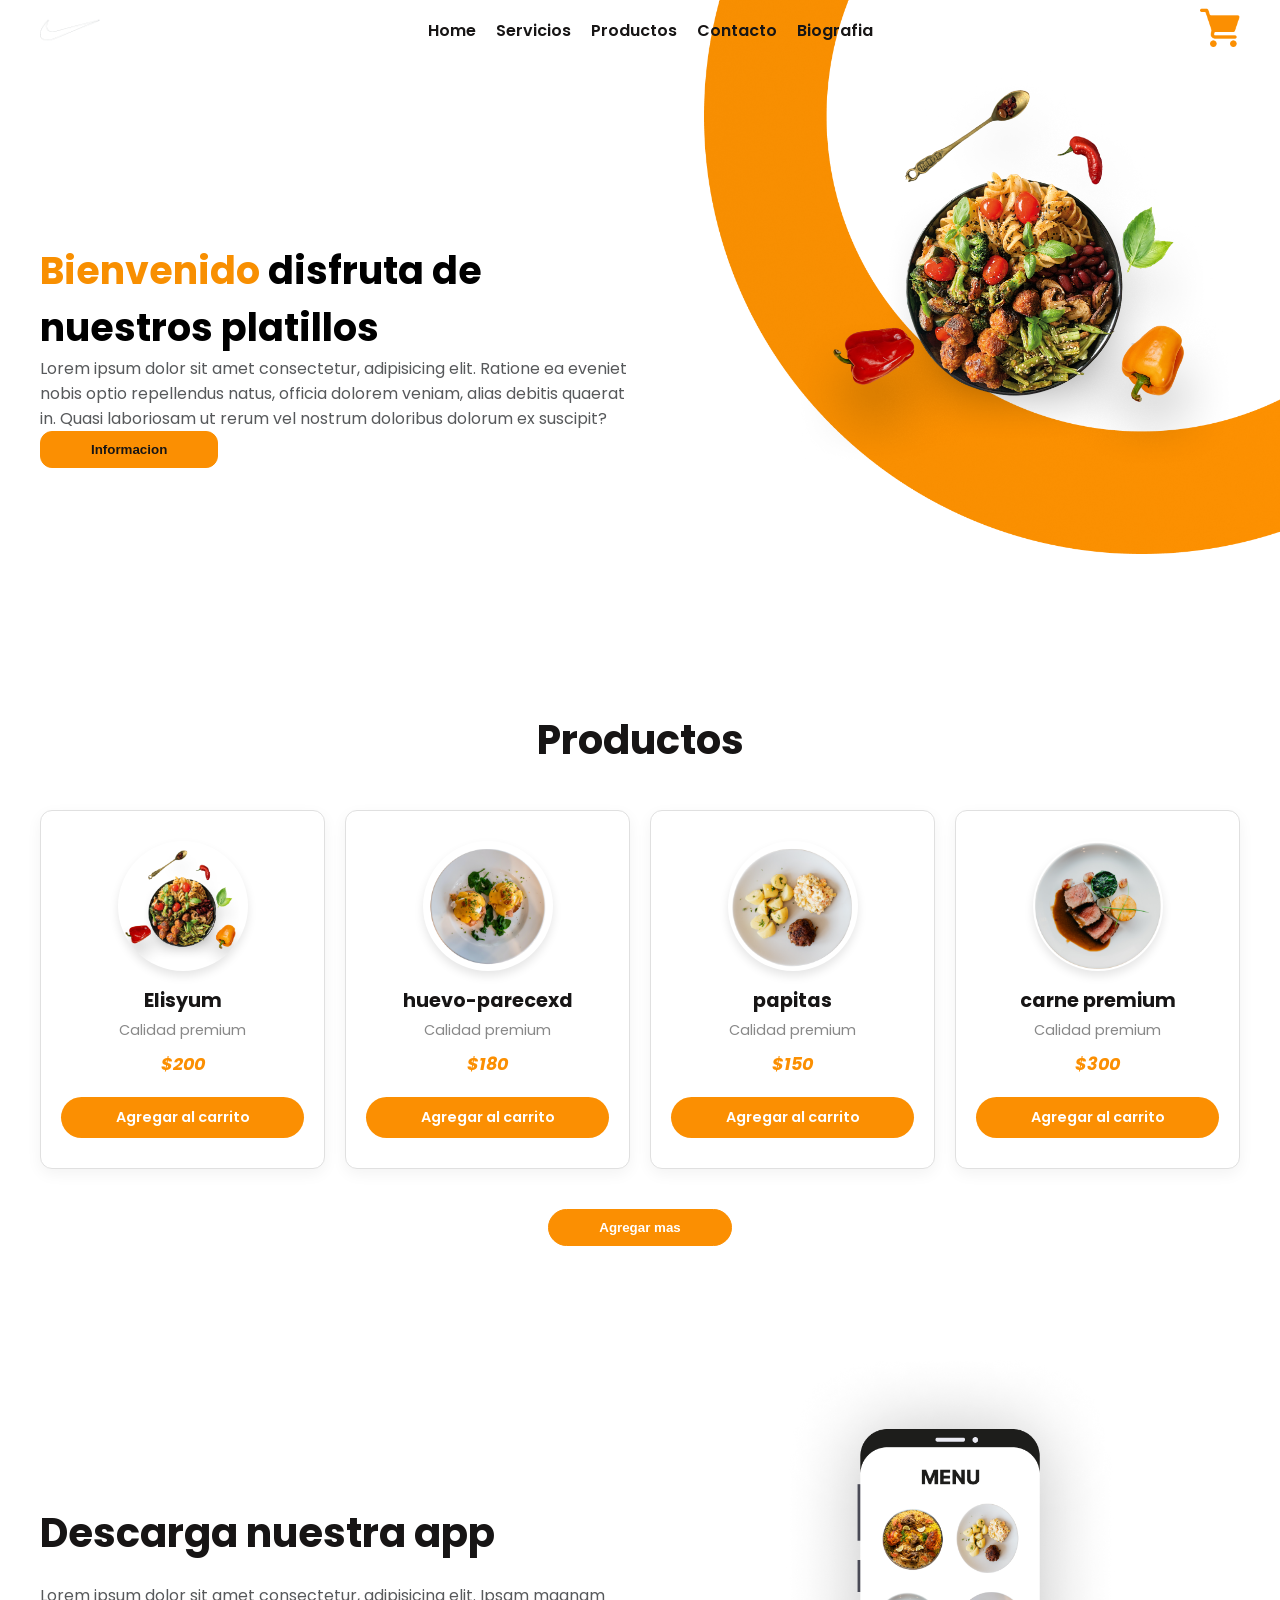
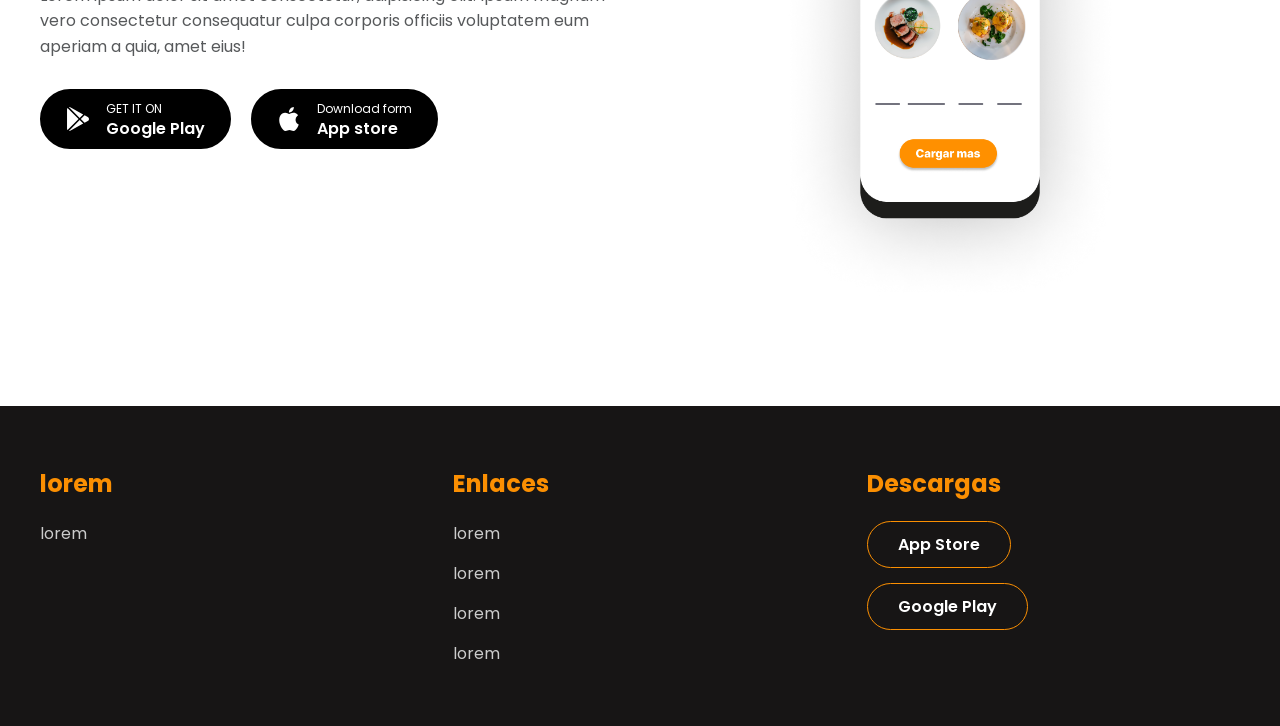
<file: index.html>
<!DOCTYPE html>
<html lang="en">
<head>
    <meta charset="UTF-8">
    <meta name="viewport" content="width=device-width, initial-scale=1.0">
    <title>Diego-Homework</title>
    <link rel="stylesheet" href="css/style.css">
</head>
<body>
    <header class = "Hero Container"> 
        <img src="images/bg.png" alt="" class= "bg-shape">

        <nav>
            <div class="left">
                <img src="images/nike.png" alt = "Logo" width="60px" height="auto">  
                <input type="checkbox" id="menu">
                <label for="menu">
                    <img src="images/menu.png" alt="Menu">
                </label>              
            </div>            
            <div class="center">
                <ul>
                    <li><a href="#">Home</a></li>
                    <li><a href ="#">Servicios</a></li>
                    <li><a href="#">Productos</a></li>
                    <li><a href ="#">Contacto</a></li>
                    <li><a href="bio.html">Biografia</a></li>
                </ul>
            </div>
            <div class="right"> 
                <ul>               
                    <li class = "submenu">  
                        <img src = "images/grocery-store.png" alt = " Shoppin-Car" id="carito" width="40px" height="auto">
                                      
                        <div id="carr">
                            <table>
                                <thead>
                                    <tr>
                                        <th>Imagen</th>
                                        <th>Nombre</th>
                                        <th>Precio</th>
                                        <th></th>
                                    </tr>
                                </thead>

                                <tbody>

                                </tbody>
                            </table>
                            <a href="#" id="cleanCar" class="btn">Vaciar Carrito</a>
                        </div>

                    </li>
                </ul>

            </div>       
        </nav>
        <!-- Aqui pondre el Hero-->
         <div class="c">

         
            <div class="hero-contenido">
                
                    <h1><span style="color: #f88f01;">Bienvenido</span> disfruta de nuestros platillos</h1>

                    <p style="color:#57595B">Lorem ipsum dolor sit amet consectetur, adipisicing elit. Ratione ea eveniet nobis optio repellendus natus, officia dolorem veniam, alias debitis quaerat in. Quasi laboriosam ut rerum vel nostrum doloribus dolorum ex suscipit?</p>
            
                <button class = "btn">Informacion</button>
            </div>
            <div class="i">
                <img src="images/pl-1.png" alt="plato1 " class = "hero-img" width="300px" height="auto" >
            </div>
        </div>


    </header>
 <section class="breakfast Container">
    <h2>Productos</h2>

    <div class="box-grid" id="lista-pro">
        <div class="box">
            <img src="images/pl-1.png" alt="plato1" class="img">
            <h3>Elisyum</h3>
            <p>Calidad premium</p>
            <p class="precio"><em>$200</em></p>
            <a href="#" data-id="1">Agregar al carrito</a>
        </div>            

        <div class="box">
            <img src="images/pla2.png" alt="plato2" class="img">
            <h3>huevo-parecexd</h3>
            <p>Calidad premium</p>
            <p class="precio"><em>$180</em></p>
            <a href="#" data-id="2">Agregar al carrito</a>
        </div>

        <div class="box">
            <img src="images/pla3.png" alt="plato3" class="img">
            <h3>papitas</h3>
            <p>Calidad premium</p>
            <p class="precio"><em>$150</em></p>
            <a href="#" data-id="3">Agregar al carrito</a>
        </div>

        <div class="box">
            <img src="images/pla4.png" alt="plato4" class="img">
            <h3>carne premium</h3>
            <p>Calidad premium</p>
            <p class="precio"><em>$300</em></p>
            <a href="#" data-id="4">Agregar al carrito</a>
        </div>

        <div class="box">
            <img src="images/pl-1.png" alt="plato5" class="img">
            <h3>Elisyum Doble</h3>
            <p>Calidad premium</p>
            <p class="precio"><em>$350</em></p>
            <a href="#" data-id="5">Agregar al carrito</a>
        </div>            

        <div class="box">
            <img src="images/pla2.png" alt="plato6" class="img">
            <h3>huevo-parecexd 2</h3>
            <p>Calidad premium</p>
            <p class="precio"><em>$190</em></p>
            <a href="#" data-id="6">Agregar al carrito</a>
        </div>

        <div class="box">
            <img src="images/pla3.png" alt="plato7" class="img">
            <h3>papitas fritas</h3>
            <p>Calidad premium</p>
            <p class="precio"><em>$160</em></p>
            <a href="#" data-id="7">Agregar al carrito</a>
        </div>

        <div class="box">
            <img src="images/pla4.png" alt="plato8" class="img">
            <h3>carne suprema</h3>
            <p>Calidad premium</p>
            <p class="precio"><em>$400</em></p>
            <a href="#" data-id="8">Agregar al carrito</a>
        </div>
    </div>
    
    <button class="btn" id="load-more">Agregar mas</button>
</section>

     <section class="Container app-section">
    
        <div class="app-left">
            <h2>Descarga nuestra app</h2>
            <p>Lorem ipsum dolor sit amet consectetur, adipisicing elit. Ipsam magnam vero consectetur consequatur culpa corporis officiis voluptatem eum aperiam a quia, amet eius!</p>
                
            <div class="app-buttons">
                <a class="playstore-button" href="#">
                    <svg xmlns="http://www.w3.org/2000/svg" fill="currentColor" class="icon" viewBox="0 0 512 512">
                        <path d="M99.617 8.057a50.191 50.191 0 00-38.815-6.713l230.932 230.933 74.846-74.846L99.617 8.057zM32.139 20.116c-6.441 8.563-10.148 19.077-10.148 30.199v411.358c0 11.123 3.708 21.636 10.148 30.199l235.877-235.877L32.139 20.116zM464.261 212.087l-67.266-37.637-81.544 81.544 81.548 81.548 67.273-37.64c16.117-9.03 25.738-25.442 25.738-43.908s-9.621-34.877-25.749-43.907zM291.733 279.711L60.815 510.629c3.786.891 7.639 1.371 11.492 1.371a50.275 50.275 0 0027.31-8.07l266.965-149.372-74.849-74.847z"></path>
                    </svg>
                    <span class="texts">
                        <span class="text-1">GET IT ON</span>
                        <span class="text-2">Google Play</span>
                    </span>
                </a>
                
                <a href="#" class="playstore-button">
                    <span class="icon">
                        <svg fill="currentcolor" viewBox="-52.01 0 560.035 560.035" xmlns="http://www.w3.org/2000/svg" stroke="#ffffff">
                            <g id="SVGRepo_bgCarrier" stroke-width="0"></g>
                            <g id="SVGRepo_tracerCarrier" stroke-linecap="round" stroke-linejoin="round"></g>
                            <g id="SVGRepo_iconCarrier">
                                <path d="M380.844 297.529c.787 84.752 74.349 112.955 75.164 113.314-.622 1.988-11.754 40.191-38.756 79.652-23.343 34.117-47.568 68.107-85.731 68.811-37.499.691-49.557-22.236-92.429-22.236-42.859 0-56.256 21.533-91.753 22.928-36.837 1.395-64.889-36.891-88.424-70.883-48.093-69.53-84.846-196.475-35.496-282.165 24.516-42.554 68.328-69.501 115.882-70.192 36.173-.69 70.315 24.336 92.429 24.336 22.1 0 63.59-30.096 107.208-25.676 18.26.76 69.517 7.376 102.429 55.552-2.652 1.644-61.159 35.704-60.523 106.559M310.369 89.418C329.926 65.745 343.089 32.79 339.498 0 311.308 1.133 277.22 18.785 257 42.445c-18.121 20.952-33.991 54.487-29.709 86.628 31.421 2.431 63.52-15.967 83.078-39.655"></path>
                            </g>
                        </svg>
                    </span>
                    <span class="texts">
                        <span class="text-1">Download form</span>
                        <span class="text-2">App store</span>
                    </span>
                </a>
            </div>
        </div>

        <div class="app-right">
            <img src="images/app.png" alt="App Image">
        </div>

    </section>    
     
<!-- aqui se ve mejor asi xd-->
     <footer>
    <div class="Container footer-content">
        <div class="footer-col">
            <h3>lorem</h3>
            <p>lorem</p>
        </div>
        
        <div class="footer-col">
            <h3>Enlaces</h3>
            <ul>
                <li><a href="#">lorem</a></li>
                <li><a href="#">lorem</a></li>
                <li><a href="#">lorem</a></li>
                <li><a href="#">lorem</a></li>
            </ul>
        </div>
        
        <div class="footer-col">
            <h3>Descargas</h3>
            <div class="descargas">
                <a href="#">App Store</a>
                <a href="#">Google Play</a>
            </div>
        </div>
    </div>   
  
</footer>

     <script src="js/javaScript.js"></script>
    
</body>
</html>
</file>
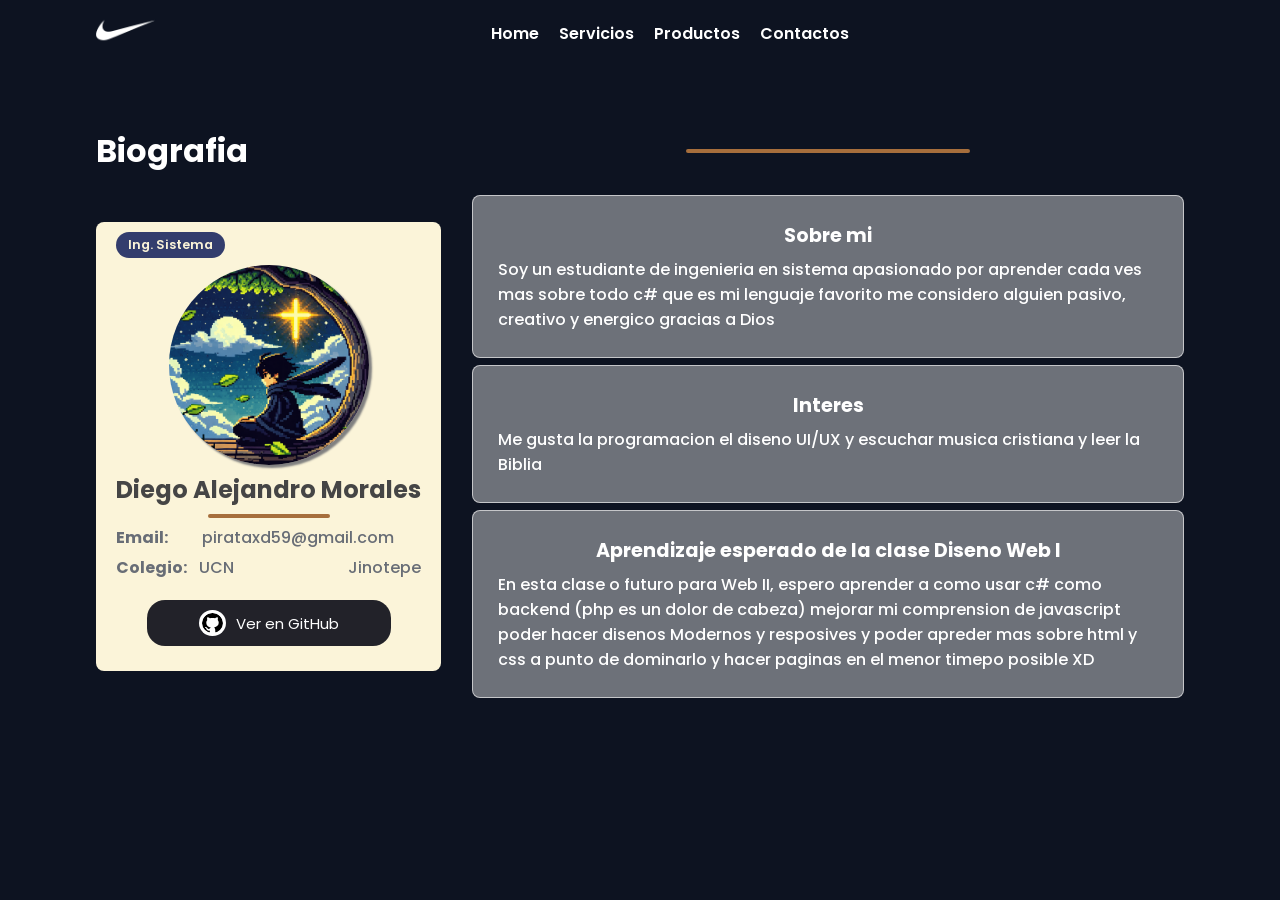
<file: bio.html>
<!DOCTYPE html>
<html lang="en">
<head>
    <meta charset="UTF-8">
    <meta name="viewport" content="width=device-width, initial-scale=1.0">
    <link rel = "stylesheet" href="css/bio.css">
    <!-- Boxicons CSS -->
   <link href='https://unpkg.com/boxicons@2.1.4/css/boxicons.min.css' rel='stylesheet'>
 
    <title>Document</title>
</head>
<body>
    <header class = "container">
        <nav>
            <div>
                <img src = "images/nike.png" alt = "Logo" width="60px" height="auto"> 
            </div>
            <div class="list">
                <ul>
                    <li> <a href = "index.html">Home</a></li>
                    <li> <a href = "#">Servicios</a></li>
                    <li> <a href = "#">Productos</a></li>
                    <li> <a href = "#">Contactos</a></li>                
                </ul>
            </div>
            <div class="nohacenadaSOLONOQUIEROHACERMUCHOPARACENTRALOXDDASIQUEPONGOESTO"></div>
        </nav>
        <div class="Hero">
            <h1>Biografia</h1>
            <div class="line"></div>

            <!--section hero-->
            <div class="left">                
                <!-- Imagen mia-->
                <div class="box">
                    <div class="panel">
                        <p class = "tag">Ing. Sistema</p> <!-- quiero hacer el tag ahi para una UX tianiXD-->
                    </div>
                    <!--AQUI LA IMAGEN PUEDE SER CAMBIADA PROFEEEEE-->
                    <img id = "pic" src="images/Copilot_20260507_191639 (1).png" class= "img1" alt="bio" width="200px" height="auto">
                    <input type="file" id="fileInput" accept="image/*" style="display: none;">
                    <h2>Diego Alejandro Morales</h2>
                    <div class="line"></div>
                    <div class="info"">
                        <p><strong>Email:</strong> <span style="color:transparent">XD.</span> pirataxd59@gmail.com</p>
                        <div class="union">
                            <p><strong>Colegio:<strong style="color:transparent">D</strong></strong>UCN</p>
                            <p class ="loc">Jinotepe</p>
                        </div>
                        <div class="union1">                            
                            <img class="github"src="images/GitHub_Invertocat_Black.svg" alt="githublink">
                            <a href="https://github.com/diegoxd12wee436/Examen-Web-1">Ver en GitHub</a>              
                        </div>
                    </div>
                </div>
            </div>
            <div class="right">
                <div class="cont">
                    <div class="tit">
                        
                        <h2>Sobre mi </h2>
                    </div>
                    <p>Soy un estudiante de ingenieria en sistema apasionado por aprender cada ves mas sobre todo c# que es mi lenguaje favorito me considero alguien pasivo, creativo y energico  gracias a Dios </p>
                </div>
                <div class="cont">
                    <div class="tit">
                        
                        <h2>Interes</h2>                    
                    </div>
                    <p>Me gusta la programacion el diseno UI/UX y escuchar musica cristiana y leer la Biblia</p>   
                </div>
                <div class="cont">
                    <div class="tit">
                        
                        <h2>Aprendizaje esperado de la clase Diseno Web I</h>
                    </div> 
                <p>En esta clase o futuro para Web II, espero aprender a como usar c# como backend (php es un dolor de cabeza) mejorar mi comprension de javascript poder hacer disenos Modernos y resposives y poder apreder mas sobre html y css a punto de dominarlo y hacer paginas en el menor timepo posible XD</p>           
                </div>
            </div>
            

        </div>
    </header>
    <script src="js/bio.js"></script>
</body>
</html>
</file>
<file: css/style.css>
@import url('https://fonts.googleapis.com/css2?family=Bebas+Neue&family=Boldonse&family=Iosevka+Charon:ital,wght@0,300;0,400;0,500;0,700;1,300;1,400;1,500;1,700&family=Poppins:ital,wght@0,100;0,200;0,300;0,400;0,500;0,600;0,700;0,800;0,900;1,100;1,200;1,300;1,400;1,500;1,600;1,700;1,800;1,900&display=swap');
*{
    
    box-sizing: border-box;
    padding: 0;
    margin: 0;
    text-decoration: none;
    list-style: none;
    border:none;
}
html{
    scroll-behavior: smooth;
}
body{
    font-family: "Poppins", sans-serif;
    overflow-x: hidden;
}

:root{
    --txt-color:#171515;
    --bg-color:#ffffff;
    --btn-bg:#fb8f02;
}
.Hero{
    min-height: 70vh;
    

}
.bg-shape {
    position: absolute;
    top: 0;
    right: 0;
    width: 45vw;
    min-width: 300px;
    max-width: 700px;
    z-index: -1;
}

.left{
    display: flex;
    align-items: center;
}
.right{
     display: flex;
    align-items: center;
}
#menu{
    display:none;
}
.left label{
    cursor:pointer;
    display: none;
}

.submenu {
    position: relative;
  
}


#carr {
    display: none; 
    position: absolute;
    right: 0;
    top: 100%; 
    z-index: 10; 
    background-color: rgba(119, 119, 119, 0.564); 
    backdrop-filter: blur(4px);
    padding: 20px;
    min-width: 400px;
    border-radius: 8px; 
    
   
    box-shadow: 0 10px 20px rgba(0, 0, 0, 0.5); 
}

table th {
    text-align: left;
    padding-bottom: 10px;
    border-bottom: 1px solid rgba(255, 255, 255, 0.2); 
}


#cleanCar {
    display: inline-block;
    align-self: center;
    margin-top: 10px;
}


.submenu:hover #carr {
    display: flex;
    flex-direction: column;
    gap: 20px; 
}
table{
    width: 100%;

}
th,td{
    color:white;

}
.borrar{
    padding:5px 10px;
    background-color: #fb8f02;
    border-radius: 50%;
    text-decoration: none;


}
nav{
    display: Flex;   
    align-items: center;
    justify-content: space-between;
}
.center ul{
    display: flex;
    gap:20px;   

}
.center ul li a,.center ul li{
    color: var(--txt-color);
    font-weight: 600;
    transition: all 0.3s ease-in-out;
}
.center ul li:hover,.center ul li a:hover{
   
    transform: translateY(-5px);
   
   
}
.Container{
    max-width: 1200px;
    margin: 0 auto;
}
.hero-contenido{
    margin-top: 170px;        
    gap:60px;
    max-width: 600px;
}
h1{
    font-size: 38px;
}


.img{
    max-width: 200px;
    height: auto;
}
.c{
    display: flex;
    align-items: center;
    justify-content: space-between;
    gap: 40px;
}
.hero-img {
    width: 100%;
    max-width: 450px; 
    height: auto;
}

.btn{
    padding:10px 50px;
    background-color:var(--btn-bg);    
    border-radius: 12px;
    color: #171515;
    font-weight: 600;
    transition: all 0.3s ease-in-out;
    border:1px solid var(--btn-bg)
}

.btn:hover{
    background-color: transparent;    
}
.breakfast {
    margin-top: 80px;
    margin-bottom: 80px;
    text-align: center;
}

.breakfast h2 {
    font-size: 2.5rem;
    margin-bottom: 40px;
    color: var(--txt-color);
}

.box-grid {
    display: grid;
    grid-template-columns: repeat(auto-fit, minmax(250px, 1fr));
    gap: 20px;
    margin-bottom: 40px;
}

.box {
    background-color: var(--bg-color);
    border: 1px solid #e0e0e0;
    border-radius: 12px;
    padding: 30px 20px;
    display: flex;
    flex-direction: column;
    align-items: center;
    text-align: center;
    box-shadow: 0 5px 15px rgba(0, 0, 0, 0.05);
    transition: transform 0.3s ease, box-shadow 0.3s ease;
}

.box:hover {
    transform: translateY(-5px);
    box-shadow: 0 10px 20px rgba(0, 0, 0, 0.1);
}

.box .img {
    width: 130px;
    height: 130px;
    object-fit: cover;
    border-radius: 50%;
    margin-bottom: 15px;
    box-shadow: 0 5px 10px rgba(0, 0, 0, 0.1);
}

.box h3 {
    font-size: 1.2rem;
    color: var(--txt-color);
    margin-bottom: 5px;
}

.box p {
    color: #888;
    font-size: 0.9rem;
    margin-bottom: 10px;
}

.box .precio {
    color: var(--btn-bg);
    font-weight: 700;
    font-size: 1.1rem;
    margin-bottom: 20px;
}

.box a {
    background-color: var(--btn-bg);
    color: white;
    padding: 10px 25px;
    border-radius: 25px;
    font-weight: 600;
    font-size: 0.9rem;
    width: 100%;
    transition: background-color 0.3s ease;
}

.box a:hover {
    background-color: #e07f00;
}

#load-more {
    display: inline-block;
    border-radius: 25px;
    color: white;
}

#load-more:hover {
    color: var(--btn-bg);
    border: 1px solid var(--btn-bg);
}
.app-section {
    display: flex;
    align-items: center;
    justify-content: space-between;
    gap: 40px;
    margin-top: 100px;
    margin-bottom: 100px;
}

.app-left {
    flex: 1;
    max-width: 600px;
}

.app-left h2 {
    font-size: 2.5rem;
    color: var(--txt-color);
    margin-bottom: 20px;
}

.app-left p {
    color: #57595B;
    margin-bottom: 30px;
    line-height: 1.6;
}

.app-buttons {
    display: flex;
    gap: 20px;
    flex-wrap: wrap;
}

.app-right {
    flex: 1;
    display: flex;
    justify-content: center;
}

.app-right img {
    max-width: 100%;
    height: auto;
    width: 350px;
}
footer {
    background-color: var(--txt-color);
    color: #ffffff;
    padding: 60px 0 20px;
    margin-top: 100px;
}

.footer-content {
    display: grid;
    grid-template-columns: repeat(auto-fit, minmax(250px, 1fr));
    gap: 40px;
    margin-bottom: 40px;
}

.footer-col h3 {
    color: var(--btn-bg);
    margin-bottom: 20px;
    font-size: 1.5rem;
}

.footer-col p {
    color: #cccccc;
    line-height: 1.6;
}

.footer-col ul {
    display: flex;
    flex-direction: column;
    gap: 15px;
}

.footer-col ul li a {
    color: #cccccc;
    transition: color 0.3s ease;
}

.footer-col ul li a:hover {
    color: var(--btn-bg);
}

.descargas {
    display: flex;
    flex-direction: column;
    gap: 15px;
    align-items: flex-start;
}

.descargas a {
    color: #ffffff;
    background-color: transparent;
    border: 1px solid var(--btn-bg);
    padding: 10px 30px;
    border-radius: 25px;
    text-align: center;
    transition: all 0.3s ease;
    font-weight: 600;
}

.descargas a:hover {
    background-color: var(--btn-bg);
    color: var(--txt-color);
}
















/* botones */
/* From Uiverse.io by Yaya12085 */ 
.playstore-button {
  display: inline-flex;
  align-items: center;
  justify-content: center;
  border: 2px solid #000;
  border-radius: 9999px;
  background-color: rgba(0, 0, 0, 1);
  padding: 0.625rem 1.5rem;
  text-align: center;
  color: rgba(255, 255, 255, 1);
  outline: 0;
  transition: all 0.2s ease;
  text-decoration: none;
}

.playstore-button:hover {
  background-color: transparent;
  color: rgba(0, 0, 0, 1);
}

.icon {
  height: 1.5rem;
  width: 1.5rem;
}

.texts {
  margin-left: 1rem;
  display: flex;
  flex-direction: column;
  align-items: flex-start;
  line-height: 1;
}

.text-1 {
  margin-bottom: 0.25rem;
  font-size: 0.75rem;
  line-height: 1rem;
}

.text-2 {
  font-weight: 600;
}
</file>
<file: css/bio.css>
@import url('https://fonts.googleapis.com/css2?family=Bebas+Neue&family=Boldonse&family=Iosevka+Charon:ital,wght@0,300;0,400;0,500;0,700;1,300;1,400;1,500;1,700&family=Poppins:ital,wght@0,100;0,200;0,300;0,400;0,500;0,600;0,700;0,800;0,900;1,100;1,200;1,300;1,400;1,500;1,600;1,700;1,800;1,900&display=swap');
*{
    margin:0;
    padding: 0;
    box-sizing: border-box;
    border: none;
    text-decoration: none;
    list-style: none;
    font-family: "Poppins", sans-serif;
}
:root{
    --txt-color:#fff;
    --bg-color:#ffffff;
    --btn-bg:#fb8f02;
    /*alfinal casi ni lo use la paleta de los otros porque quedaba bien fello almenos como estoy de noche me dolia el fondo blanco .. por eso lo cmabie lo combine con mi foto si*/
}
body {
    background-color: #0d1321; 
    color: #ffffff;          
}

/*Nav */
.container{
    max-width: 85%;
    height: 100vh;
    margin: 0 auto
}
nav{
    display: flex;
    flex-wrap: wrap;
    
    align-items: center;        
    justify-content: space-between;
}
.list ul{
    display: flex;
    gap: 20px;    
}
.list ul li a{
    color: var(--txt-color);
    font-weight: 600;    
}
.list ul li a,.list ul li{
    transition: all 0.3s ease-in-out;
}
.list ul li a:hover,.list ul li:hover{
    transform: translateY(-5px);
}

.Hero{
    display: grid;
    max-width: 100%;
    grid-template-columns: 1fr 2fr;
    margin-top: 60px;    
    align-items: center; 
    gap:20px   
}
.line{
    background-color: #a66e3c; /*profe en la otra linea que va en el fondo el contraste la hace ver diferente pero so iguales lo colores*/
    align-self: center;    
    width: 40%;
    margin:0 auto;
    height: 4px;
    border-radius: 5px;
    
}
.tag {
    align-self: flex-start;
    width: fit-content;
    background-color: #333D6D;    
    color: #fbf4d9;
    /*border:1px solid #bc5500; lo iba a poner con eso pero no me gusta*/ 
    padding: 4px 12px;
    border-radius: 20px;
    font-size: 0.8rem;
    font-weight: 600;
}
.left{
    
    width: fit-content;
    border-radius: 8px;    
    background-color: #fbf4d9;
    padding:10px 20px;
    
}
.box{
    display: grid;
    gap:7px;
    color: #454545;
}
.img1{
    display: block;
    margin : 0 auto;
    border-radius: 50%; /* tuve que adivinar porque lo estab poniendo en pixeles ._. XD */
    box-shadow: 3px 3px 2px gray;    
    transition: all 0.3s ease-in-out;
}
.img1:hover{
    transform: scale(1.01);
}
.info{
    display:grid;
    gap:5px;
}
.info p{
    color:#686D76;
    font-size: 16px;
    font-weight: 500;    
}
.loc{
    display:block;
    text-align: end;
}
.loc p{
    display: flex;
    gap:4px;
    align-items: center;
}
.union{
    display: flex;
    justify-content: space-between;    
}


.right{
    display:flex;
    flex-direction: column;
    flex-wrap: wrap;
    gap:7px;
    
}
.right p{color:#fff;font-weight: 450;}
.cont{
    display: flex;
    flex-direction: column;
    gap: 7px;
}
/*Titulos*/
.tit{
    display:flex;
    flex-wrap: wrap;
    align-items: center;
    justify-content: center;
    font-size: 0.8em;
    color: #fff;
}
/*son las redes*/
.github{
    width: 27px;
    height: auto;
    background-color: #ffffff; 
    display: inline-block;
    padding: 3px;
    border-radius: 50%;

}
.union1{
    transition: all 0.3s ease-in-out;
    width: 80%;
    margin:15px auto;
    display: flex;
    align-items: center;
    justify-content: center;
    gap:10px;
    height: auto;   
    border-radius:18px;
    
    padding: 10px 20px;
    background-color: #222229;
}
.union1 a{
    font-size: 15px;
    color:#ffffff
}
.union1:hover{
    transform:translateY(-5px)
    
}
.cont{   
    background-color: rgba(255, 255, 255, 0.4);   
    border-radius: 8px;   
    border: 1px solid rgba(255, 255, 255, 0.6);    
    padding: 25px;
}
</file>
